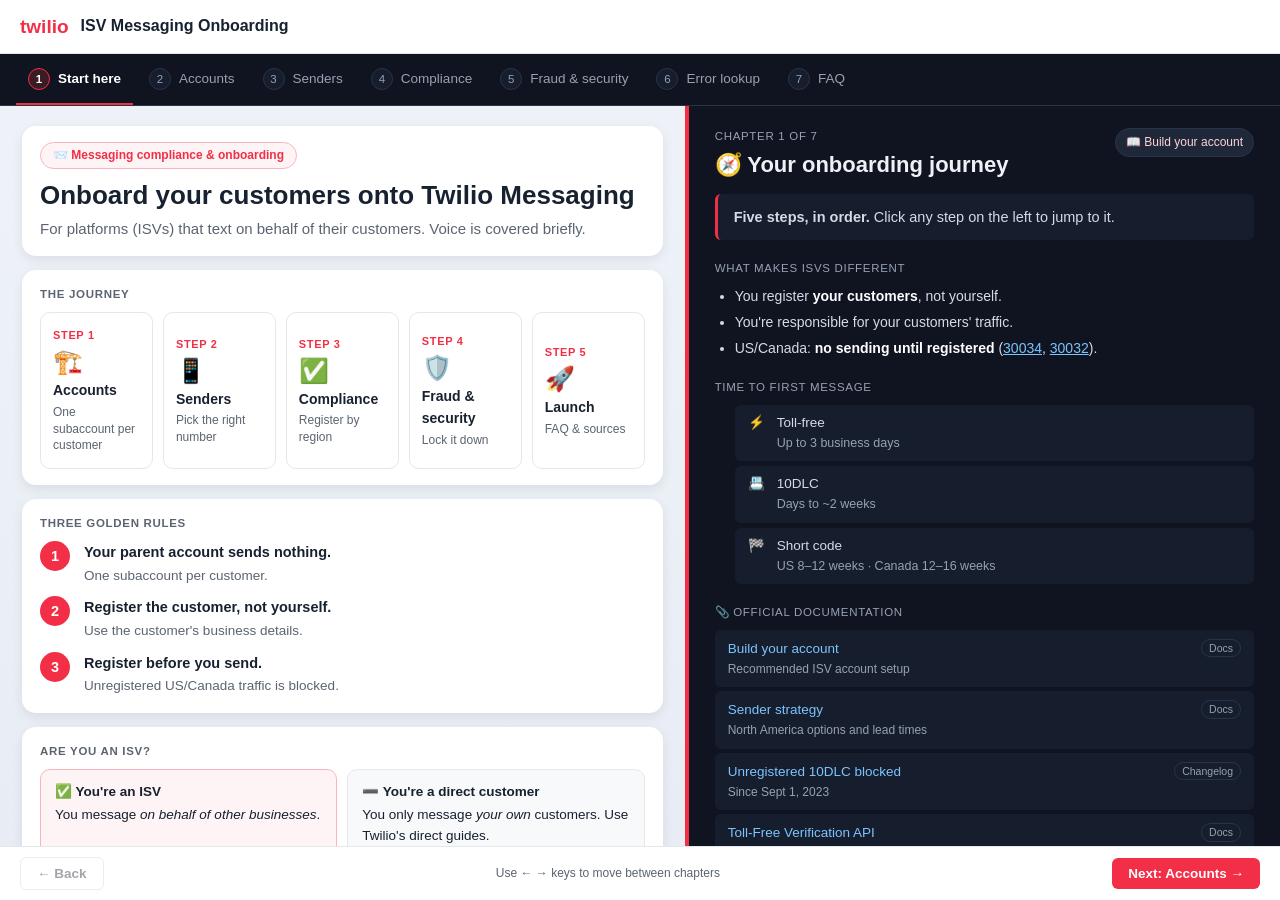
<file: isv-messaging-onboarding.html>
<!doctype html>
<html lang="en">
<head>
  <meta charset="utf-8" />
  <meta name="viewport" content="width=device-width, initial-scale=1" />
  <title>ISV Messaging Onboarding Guide · Twilio</title>
  <meta name="description" content="Messaging compliance and onboarding for Twilio ISVs: account setup, sender types, registration, fraud prevention and error lookup." />
  <link rel="icon" href="data:image/svg+xml,%3Csvg xmlns='http://www.w3.org/2000/svg' viewBox='0 0 32 32'%3E%3Ccircle cx='16' cy='16' r='16' fill='%23f22f46'/%3E%3Ccircle cx='11' cy='11' r='3' fill='%23fff'/%3E%3Ccircle cx='21' cy='11' r='3' fill='%23fff'/%3E%3Ccircle cx='11' cy='21' r='3' fill='%23fff'/%3E%3Ccircle cx='21' cy='21' r='3' fill='%23fff'/%3E%3C/svg%3E" />
  <link rel="stylesheet" href="css/guide.css" />
</head>
<body>
  <header class="topbar">
    <div class="brand">
      <span class="brand-twilio">twilio</span>
      <span class="brand-product">ISV Messaging Onboarding</span>
      <span class="brand-tag" id="brand-tag" hidden></span>
    </div>
  </header>

  <nav class="chapter-nav" id="chapter-nav" aria-label="Chapters"></nav>

  <main class="stage">
    <section class="left-pane" id="left" aria-live="polite"></section>
    <section class="right-pane" id="right"></section>
  </main>

  <footer class="pager">
    <button class="btn btn-ghost" id="prev">← Back</button>
    <span class="pager-hint">Use ← → keys to move between chapters</span>
    <button class="btn btn-primary" id="next">Next →</button>
  </footer>


  <script src="js/content.js"></script>
  <script src="js/app.js"></script>
</body>
</html>
</file>
<file: css/guide.css>
/* Theme tokens shared with the NurseShiftRelay ConversationRelay Lab */
:root {
  --twilio-red: #f22f46;
  --twilio-red-dark: #cf1f34;
  --twilio-blue: #0263e0;
  --teal: #0f9d8a;

  --bg: #f4f6f9;
  --surface: #ffffff;
  --border: #e4e7eb;
  --border-strong: #cfd4da;
  --text: #17212f;
  --text-muted: #5b6470;

  --dark: #0f1420;
  --dark-2: #161d2c;
  --dark-3: #1f2838;
  --dark-border: #2a3447;
  --text-invert: #eef1f6;
  --text-invert-muted: #97a1b3;

  --green: #1a7f4b;   --green-bg: #e6f6ee;
  --yellow: #a86f00;  --yellow-bg: #fdf4dc;
  --red: #c53030;     --red-bg: #fdecec;
  --blue-bg: #e6f0ff;

  --radius-sm: 6px;
  --radius-md: 10px;
  --radius-lg: 14px;
  --shadow-md: 0 4px 12px rgba(0, 0, 0, 0.08);

  --font-ui: -apple-system, BlinkMacSystemFont, 'Segoe UI', 'Helvetica Neue', Arial, sans-serif;
  --font-mono: 'SF Mono', ui-monospace, Menlo, Consolas, monospace;

  --topbar-h: 54px;
  --nav-h: 52px;
  --pager-h: 54px;
}

* { box-sizing: border-box; }
html, body { margin: 0; height: 100%; }
body { font-family: var(--font-ui); color: var(--text); background: var(--bg); overflow: hidden; font-size: 14.5px; line-height: 1.55; }
code { font-family: var(--font-mono); font-size: 0.9em; }
button { font-family: inherit; }
a { color: var(--twilio-blue); }
[hidden] { display: none !important; }

/* ─── Topbar ─────────────────────────────────────────────── */
.topbar { display: flex; align-items: center; justify-content: space-between; gap: 12px; height: var(--topbar-h); padding: 0 20px; background: #fff; border-bottom: 1px solid var(--border); }
.brand { display: flex; align-items: center; gap: 12px; font-weight: 600; min-width: 0; }
.brand-twilio { color: var(--twilio-red); font-size: 19px; }
.brand-product { font-size: 16px; white-space: nowrap; }
.brand-tag { font-size: 12px; color: var(--text-muted); font-weight: 500; padding: 3px 10px; background: #f0f2f5; border-radius: 999px; white-space: nowrap; overflow: hidden; text-overflow: ellipsis; }
.pill { font-size: 12px; padding: 3px 10px; border-radius: 999px; border: 1px solid var(--border); background: #fff; white-space: nowrap; }
.pill.ok { color: var(--green); background: var(--green-bg); border-color: transparent; }
.pill.warn { color: var(--yellow); background: var(--yellow-bg); border-color: transparent; }
.pill.bad { color: var(--red); background: var(--red-bg); border-color: transparent; }
.pill.info { color: var(--twilio-blue); background: var(--blue-bg); border-color: transparent; }

.seg { display: inline-flex; background: #f0f2f5; border-radius: 999px; padding: 3px; flex-wrap: wrap; }
.seg button { border: 0; background: transparent; padding: 6px 14px; border-radius: 999px; cursor: pointer; font-size: 13px; color: var(--text-muted); }
.seg button.active { background: #fff; color: var(--text); box-shadow: 0 1px 3px rgba(0,0,0,.12); font-weight: 600; }

/* ─── Chapter nav (lesson dots, grown up) ────────────────── */
.chapter-nav { display: flex; align-items: center; gap: 4px; height: var(--nav-h); padding: 0 16px; background: var(--dark); border-bottom: 1px solid var(--dark-border); overflow-x: auto; }
.chapter-nav button { display: flex; align-items: center; gap: 8px; border: 0; background: transparent; color: var(--text-invert-muted); padding: 8px 12px; font-size: 13.5px; cursor: pointer; border-bottom: 2px solid transparent; white-space: nowrap; height: 100%; }
.chapter-nav button:hover { color: #fff; }
.chapter-nav button .num { width: 22px; height: 22px; border-radius: 50%; border: 1px solid var(--dark-border); background: var(--dark-2); font-size: 11.5px; display: inline-flex; align-items: center; justify-content: center; }
.chapter-nav button.active { color: #fff; border-bottom-color: var(--twilio-red); font-weight: 600; }
.chapter-nav button.active .num { border-color: var(--twilio-red); background: #3a1d24; }
.chapter-nav button.seen:not(.active) .num { background: #12372a; color: #6ee7b7; border-color: #1f6b4f; }

/* ─── Stage ──────────────────────────────────────────────── */
.stage { display: grid; grid-template-columns: minmax(0, 1.15fr) minmax(0, 1fr); height: calc(100vh - var(--topbar-h) - var(--nav-h) - var(--pager-h)); }
.left-pane { display: flex; flex-direction: column; gap: 14px; padding: 20px 22px; overflow-y: auto; background: linear-gradient(180deg, #eef2f8 0%, #e8edf5 100%); }
.right-pane { overflow-y: auto; padding: 22px 26px 30px; background: var(--dark); color: var(--text-invert); border-left: 4px solid var(--twilio-red); }
.right-pane a { color: #7cc4ff; }
.right-pane code { color: #ffb4be; }

.pager { display: flex; align-items: center; justify-content: space-between; height: var(--pager-h); padding: 0 20px; background: #fff; border-top: 1px solid var(--border); }
.pager-hint { font-size: 12px; color: var(--text-muted); }

.card { background: var(--surface); border-radius: var(--radius-lg); box-shadow: var(--shadow-md); padding: 16px 18px; }
.card h3 { margin: 0 0 8px; font-size: 15px; }
.guide-link { display: inline-block; margin: -2px 0 12px; font-size: 12.5px; font-weight: 600; color: var(--twilio-red); text-decoration: none; background: #fff4f5; border: 1px solid #f9b4bd; border-radius: 999px; padding: 3px 12px; }
.guide-link:hover { background: #fde0e4; }
.card-label { font-size: 11.5px; text-transform: uppercase; letter-spacing: .06em; color: var(--text-muted); margin: 0 0 8px; font-weight: 600; }
.scope-pill { display: inline-block; font-size: 12px; font-weight: 600; color: var(--twilio-red); background: #fff4f5; border: 1px solid #f9b4bd; border-radius: 999px; padding: 3px 12px; margin-bottom: 10px; }
.hero h1 { margin: 0 0 6px; font-size: 26px; line-height: 1.25; }
.hero p { margin: 0; color: var(--text-muted); font-size: 15px; }

.btn { border: 0; border-radius: var(--radius-sm); padding: 8px 16px; font-size: 13.5px; font-weight: 600; cursor: pointer; }
.btn:disabled { opacity: .4; cursor: not-allowed; }
.btn-primary { background: var(--twilio-red); color: #fff; }
.btn-primary:hover:not(:disabled) { background: var(--twilio-red-dark); }
.btn-ghost { background: transparent; border: 1px solid var(--border-strong); color: var(--text); }
.btn-ghost:hover:not(:disabled) { background: #f0f2f5; }

/* ─── Right pane: teaching ───────────────────────────────── */
.rp-header { display: flex; justify-content: space-between; align-items: flex-start; gap: 12px; margin-bottom: 12px; }
.rp-step { font-size: 11.5px; text-transform: uppercase; letter-spacing: .06em; color: var(--text-invert-muted); }
.rp-title { margin: 2px 0 0; font-size: 22px; }
.rp-concept { font-size: 12px; padding: 4px 10px; border-radius: 999px; background: var(--dark-3); border: 1px solid var(--dark-border); color: #ffd1d7 !important; text-decoration: none; white-space: nowrap; }
.rp-concept:hover { border-color: var(--twilio-red); }
.rp-teach { background: var(--dark-2); border-left: 3px solid var(--twilio-red); padding: 12px 16px; border-radius: var(--radius-sm); color: #d5dbe6; font-size: 14.5px; }
.rp-teach p { margin: 0 0 8px; }
.rp-teach p:last-child { margin: 0; }
.rp-section-label { margin: 20px 0 8px; font-size: 11.5px; text-transform: uppercase; letter-spacing: .06em; color: var(--text-invert-muted); display: flex; align-items: center; gap: 8px; }
.rp-body { color: #d5dbe6; font-size: 14px; }
.rp-body p { margin: 0 0 8px; }
.rp-body ul { margin: 4px 0 8px; padding-left: 20px; }
.rp-body li { margin-bottom: 4px; }
.rp-body b { color: #fff; }
.verify { display: inline-block; font-size: 11px; padding: 0 7px; border-radius: 999px; background: #3a2c0b; color: #fde68a; margin-left: 4px; white-space: nowrap; }

.tasks { list-style: none; margin: 0; padding: 0; }
.tasks li { display: flex; gap: 10px; align-items: flex-start; padding: 8px 12px; border-radius: var(--radius-sm); background: var(--dark-2); margin-bottom: 5px; font-size: 13.5px; }
.tasks li .ico { flex-shrink: 0; width: 20px; text-align: center; }
.tasks li .how { display: block; font-size: 12.5px; color: var(--text-invert-muted); }

pre.code { margin: 0; background: #0b0f17; border: 1px solid var(--dark-border); border-radius: var(--radius-md); padding: 12px 14px; font-family: var(--font-mono); font-size: 12px; line-height: 1.6; color: #d5dbe6; overflow-x: auto; }
pre.code .c { color: #6b7a90; }
pre.code .s { color: #a3e635; }
pre.code .k { color: #c084fc; }

.tbl { width: 100%; border-collapse: collapse; font-size: 13px; }
.tbl th { text-align: left; color: var(--text-invert-muted); font-weight: 500; padding: 6px 8px; border-bottom: 1px solid var(--dark-border); }
.tbl td { padding: 7px 8px; border-bottom: 1px solid var(--dark-border); vertical-align: top; }
.st { font-size: 11px; padding: 1px 8px; border-radius: 999px; background: var(--dark-3); white-space: nowrap; }
.st.ga { color: #6ee7b7; } .st.beta { color: #fde68a; } .st.pilot { color: #fecdd3; }

.sources { list-style: none; margin: 0; padding: 0; }
.sources li { margin-bottom: 4px; }
.sources a { display: block; padding: 8px 12px; border-radius: var(--radius-sm); background: var(--dark-2); border: 1px solid transparent; text-decoration: none; font-size: 13.5px; }
.sources a:hover { border-color: var(--dark-border); background: var(--dark-3); }
.sources a.key { border-color: var(--twilio-red); background: #2a1820; font-weight: 600; }
.sources a .d { display: block; color: var(--text-invert-muted); font-size: 12px; }
.sources a .kind { float: right; font-size: 10.5px; color: var(--text-invert-muted); border: 1px solid var(--dark-border); border-radius: 999px; padding: 0 7px; margin-left: 8px; }

/* ─── Chapter 1: journey ─────────────────────────────────── */
.journey { display: grid; grid-template-columns: repeat(5, 1fr); gap: 10px; }
.j-step { position: relative; background: var(--surface); border: 1px solid var(--border); border-radius: var(--radius-md); padding: 14px 12px; cursor: pointer; text-align: left; font: inherit; color: inherit; transition: transform .15s, box-shadow .15s, border-color .15s; }
.j-step:hover { transform: translateY(-2px); box-shadow: var(--shadow-md); border-color: #f9b4bd; }
.j-step .j-num { font-size: 11px; font-weight: 700; color: var(--twilio-red); letter-spacing: .06em; }
.j-step .j-icon { font-size: 24px; line-height: 1; margin: 6px 0; }
.j-step .j-name { font-weight: 600; font-size: 14px; }
.j-step .j-sub { color: var(--text-muted); font-size: 12px; line-height: 1.4; margin-top: 2px; }
.rules { display: grid; gap: 10px; }
.rule { display: flex; gap: 14px; align-items: flex-start; }
.rule .r-num { flex-shrink: 0; width: 30px; height: 30px; border-radius: 50%; background: var(--twilio-red); color: #fff; font-weight: 700; display: flex; align-items: center; justify-content: center; }
.rule b { display: block; }
.rule span { color: var(--text-muted); font-size: 13.5px; }
.who { display: grid; grid-template-columns: 1fr 1fr; gap: 10px; }
.who > div { border-radius: var(--radius-md); padding: 12px 14px; border: 1px solid var(--border); background: #f8f9fb; font-size: 13.5px; }
.who > div.yes { background: #fff4f5; border-color: #f9b4bd; }
.who b { display: block; margin-bottom: 2px; }

/* ─── Chapter 2: architecture diagram ────────────────────── */
.arch { display: flex; flex-direction: column; align-items: center; gap: 0; }
.node { border-radius: var(--radius-md); border: 1px solid var(--border); background: #f3f5f8; padding: 10px 12px; font-size: 12.5px; text-align: left; cursor: pointer; font: inherit; color: inherit; transition: box-shadow .15s, border-color .15s; width: 100%; }
.node:hover, .node.sel { box-shadow: 0 0 0 2px #fde0e4; border-color: var(--twilio-red); }
.node .n-title { font-weight: 600; font-size: 13.5px; display: flex; align-items: center; gap: 6px; }
.node .n-sub { color: var(--text-muted); font-size: 12px; }
.node.parent { border-color: #f9b4bd; background: #fff4f5; max-width: 460px; text-align: center; }
.node.parent .n-title { justify-content: center; }
.node.env { background: #f8f9fb; border-style: dashed; }
.node.cust { border-color: #b7cff5; background: #f2f7ff; }
.node.bad { border-color: #f5b5b5; background: var(--red-bg); }
.connector { width: 2px; height: 18px; background: var(--border-strong); }
.bus { position: relative; width: 100%; height: 18px; }
.bus::before { content: ''; position: absolute; left: 12%; right: 12%; top: 0; height: 2px; background: var(--border-strong); }
.subs { display: grid; grid-template-columns: 0.8fr 1fr 1fr 1fr; gap: 10px; width: 100%; }
.subs .col { display: flex; flex-direction: column; gap: 6px; }
.chip-list { display: flex; flex-direction: column; gap: 4px; margin-top: 8px; }
.chip { display: flex; align-items: center; gap: 6px; font-size: 11.5px; background: #fff; border: 1px solid var(--border); border-radius: var(--radius-sm); padding: 3px 8px; }
.chip.sel { border-color: var(--twilio-red); background: #fff4f5; }
.chip.bad { border-color: #f5b5b5; color: var(--red); }
.legend { margin-top: 18px; display: flex; gap: 14px; flex-wrap: wrap; font-size: 12px; color: var(--text-muted); }
.legend span::before { content: ''; display: inline-block; width: 10px; height: 10px; border-radius: 3px; margin-right: 5px; vertical-align: -1px; border: 1px solid; }
.legend .l-parent::before { background: #fff4f5; border-color: #f9b4bd; }
.legend .l-cust::before { background: #f2f7ff; border-color: #b7cff5; }
.legend .l-note::before { display: none; }
.legend .l-env::before { background: #f8f9fb; border-color: var(--border-strong); border-style: dashed; }
.arch + .callout { margin-top: 18px; }
.callout { border-radius: var(--radius-md); padding: 10px 14px; font-size: 13.5px; }
.callout.bad { background: var(--red-bg); color: #7f1d1d; }
.callout.good { background: var(--green-bg); color: #14532d; }
.callout.warn { background: var(--yellow-bg); color: #713f12; }

/* ─── Chapter 3: sender picker ───────────────────────────── */
.picker { display: grid; gap: 12px; }
.q { display: grid; grid-template-columns: 190px 1fr; gap: 10px; align-items: center; }
.q .q-label { font-size: 13px; font-weight: 600; }
.q .q-label small { display: block; font-weight: 400; color: var(--text-muted); font-size: 12px; }
.rec { display: flex; gap: 14px; align-items: center; padding: 14px 16px; border-radius: var(--radius-md); background: #fff4f5; border: 1px solid #f9b4bd; }
.rec .rec-icon { font-size: 30px; }
.rec .rec-label { font-size: 11px; text-transform: uppercase; letter-spacing: .06em; color: var(--twilio-red); font-weight: 700; }
.rec .rec-name { font-size: 18px; font-weight: 700; }
.rec .rec-why { font-size: 13px; color: var(--text-muted); }
.rec .rec-alt { font-size: 12.5px; margin-top: 2px; }
.senders { display: grid; grid-template-columns: repeat(auto-fill, minmax(200px, 1fr)); gap: 10px; }
.sender { text-align: left; font: inherit; color: inherit; cursor: pointer; background: var(--surface); border: 1px solid var(--border); border-radius: var(--radius-md); padding: 12px; transition: box-shadow .15s, border-color .15s, opacity .15s; }
.sender:hover { box-shadow: var(--shadow-md); }
.sender.sel { border-color: var(--twilio-red); box-shadow: 0 0 0 2px #fde0e4; }
.sender.dim { opacity: .45; }
.sender .s-head { display: flex; align-items: center; gap: 8px; font-weight: 600; font-size: 14px; }
.rec-badge { margin-left: auto; font-size: 10px; font-weight: 700; text-transform: uppercase; letter-spacing: .04em; color: var(--twilio-red); background: #fff4f5; border: 1px solid #f9b4bd; border-radius: 999px; padding: 1px 7px; }
.rec-more { margin-left: auto; align-self: center; font-size: 12px; padding: 5px 12px; }
.rp-hint { color: var(--text-invert-muted); font-style: italic; }
.sender .s-region { font-size: 11px; color: var(--text-muted); }
.sender dl { margin: 8px 0 0; display: grid; grid-template-columns: auto 1fr; gap: 2px 8px; font-size: 12px; }
.sender dt { color: var(--text-muted); }
.sender dd { margin: 0; }
.caps { display: flex; gap: 4px; margin-top: 8px; flex-wrap: wrap; }
.cap { font-size: 10.5px; padding: 1px 7px; border-radius: 999px; background: #f0f2f5; color: var(--text-muted); }
.cap.on { background: var(--green-bg); color: var(--green); }
.cap.off { background: #f5f5f5; color: #9aa3af; text-decoration: line-through; }

/* ─── Chapter 4: compliance flow ─────────────────────────── */
.flow { display: flex; flex-direction: column; gap: 0; }
.f-step { display: grid; grid-template-columns: 34px 1fr; gap: 12px; position: relative; padding: 6px 8px 12px; margin: 0 -8px; width: calc(100% + 16px); text-align: left; font: inherit; color: inherit; background: transparent; border: 0; border-radius: var(--radius-md); cursor: pointer; }
.f-step:hover { background: #f6f8fb; }
.f-step.sel { background: #fff4f5; box-shadow: inset 3px 0 0 var(--twilio-red); }
.group-label { display: flex; align-items: center; gap: 8px; font-size: 12px; font-weight: 700; text-transform: uppercase; letter-spacing: .06em; color: var(--text-muted); margin: 4px 2px -4px; }
.group-label span { width: 20px; height: 20px; border-radius: 50%; background: var(--dark); color: #fff; font-size: 11px; display: inline-flex; align-items: center; justify-content: center; }
.country-head { display: flex; justify-content: space-between; align-items: flex-start; gap: 14px; flex-wrap: wrap; margin-bottom: 14px; }
.country-why { margin: 0; font-size: 13.5px; color: #334155; max-width: 400px; }
.combo { position: relative; width: 260px; max-width: 100%; }
.combo input { width: 100%; font: inherit; font-size: 14px; padding: 8px 30px 8px 36px; border: 1px solid var(--border-strong); border-radius: var(--radius-sm); background: #fff; color: var(--text); }
.combo input:focus { outline: none; border-color: var(--twilio-red); box-shadow: 0 0 0 3px #fde0e4; }
.combo-flag { position: absolute; left: 11px; top: 50%; transform: translateY(-50%); font-size: 16px; pointer-events: none; }
.combo-caret { position: absolute; right: 11px; top: 50%; transform: translateY(-50%); color: var(--text-muted); pointer-events: none; }
.combo ul { position: absolute; z-index: 20; left: 0; right: 0; top: calc(100% + 4px); max-height: 280px; overflow-y: auto; margin: 0; padding: 4px; list-style: none; background: #fff; border: 1px solid var(--border-strong); border-radius: var(--radius-md); box-shadow: var(--shadow-md); }
.combo li { display: flex; align-items: center; gap: 6px; padding: 7px 10px; border-radius: var(--radius-sm); font-size: 13.5px; cursor: pointer; }
.combo li.active { background: #fff4f5; color: var(--twilio-red-dark); }
.combo li[aria-selected="true"] { font-weight: 600; }
.combo li.none { color: var(--text-muted); cursor: default; }

.country-grid { display: grid; grid-template-columns: 1fr 1fr; gap: 12px; align-items: start; }
.g-col { border: 1px solid var(--border); border-radius: var(--radius-md); background: #f8f9fb; overflow: hidden; }
.g-col header { display: flex; justify-content: space-between; align-items: center; gap: 8px; padding: 10px 12px; background: #fff; border-bottom: 1px solid var(--border); }
.g-col h4 { margin: 0; font-size: 14px; }
.g-col header span { font-size: 11.5px; color: var(--text-muted); }
.g-link { flex-shrink: 0; font-size: 12px; font-weight: 600; color: var(--twilio-red); text-decoration: none; border: 1px solid #f9b4bd; background: #fff4f5; border-radius: 999px; padding: 3px 10px; }
.g-link:hover { background: #fde0e4; }
.read-body { padding: 10px 12px 12px; }
.read-label { font-size: 11px; font-weight: 700; text-transform: uppercase; letter-spacing: .06em; color: var(--text-muted); margin-bottom: 6px; }
.read-list { margin: 0; padding: 0; list-style: none; counter-reset: r; }
.read-list li { counter-increment: r; display: grid; grid-template-columns: 22px 1fr; column-gap: 8px; padding: 7px 0; font-size: 12.5px; }
.read-list li + li { border-top: 1px solid var(--border); }
.read-list li::before { content: counter(r); grid-row: span 2; width: 20px; height: 20px; border-radius: 50%; background: #fff; border: 1px solid var(--border-strong); font-size: 11px; font-weight: 700; color: var(--text-muted); display: flex; align-items: center; justify-content: center; }
.read-list b { font-size: 13px; }
.read-list span { color: var(--text-muted); }
.g-col .muted { padding: 10px 12px; margin: 0; }
.g-meta { margin-top: 10px; font-size: 11.5px; color: var(--text-muted); }
.muted { color: var(--text-muted); font-size: 13px; }
.f-step:not(:last-child)::before { content: ''; position: absolute; left: 24px; top: 40px; bottom: -6px; width: 2px; background: var(--border-strong); }
.f-dot { width: 34px; height: 34px; border-radius: 50%; background: #fff; border: 2px solid var(--border-strong); display: flex; align-items: center; justify-content: center; font-weight: 700; font-size: 13px; color: var(--text-muted); z-index: 1; }
.f-step.once .f-dot { border-color: var(--twilio-red); color: var(--twilio-red); background: #fff4f5; }
.f-step.per .f-dot { border-color: var(--twilio-blue); color: var(--twilio-blue); background: #f2f7ff; }
.f-body b { display: block; font-size: 14px; }
.f-body span { color: var(--text-muted); font-size: 13px; }
.f-body .who-tag { font-size: 10.5px; padding: 0 7px; border-radius: 999px; margin-left: 6px; vertical-align: 1px; font-weight: 600; }
.who-tag.once { background: #fff4f5; color: var(--twilio-red); }
.who-tag.per { background: #f2f7ff; color: var(--twilio-blue); }
.mini-tbl { width: 100%; border-collapse: collapse; font-size: 13px; }
.mini-tbl th { text-align: left; font-weight: 600; color: var(--text-muted); font-size: 12px; padding: 6px 8px; border-bottom: 1px solid var(--border); }
.mini-tbl td { padding: 7px 8px; border-bottom: 1px solid var(--border); vertical-align: top; }
.mini-tbl tr:last-child td { border-bottom: 0; }
.tbl-foot { margin: 10px 8px 0; font-size: 12.5px; color: var(--text-muted); }

/* ─── Chapter 5: security checklist ──────────────────────── */
.progress { height: 8px; border-radius: 999px; background: #e4e7eb; overflow: hidden; }
.progress > div { height: 100%; background: var(--teal); width: 0; transition: width .25s; }
.progress-row { display: flex; justify-content: space-between; align-items: center; font-size: 12.5px; color: var(--text-muted); margin-bottom: 6px; }
.checklist { list-style: none; margin: 0; padding: 0; display: grid; gap: 6px; }
.checklist li { display: grid; grid-template-columns: 26px 1fr auto; gap: 10px; align-items: start; padding: 10px 12px; background: var(--surface); border: 1px solid var(--border); border-radius: var(--radius-md); cursor: pointer; transition: border-color .15s; }
.checklist li:hover { border-color: var(--border-strong); }
.checklist .box { width: 22px; height: 22px; border-radius: 50%; border: 2px solid var(--border-strong); margin-top: 1px; }
.checklist li.done .box { background: var(--teal); border-color: var(--teal); }
.checklist li.done .box::after { content: '✓'; color: #fff; font-size: 12px; display: block; text-align: center; line-height: 18px; }
.checklist li.done .c-title { color: var(--text-muted); text-decoration: line-through; }
.checklist .c-title { font-weight: 600; font-size: 13.5px; }
.checklist .c-why { font-size: 12.5px; color: var(--text-muted); }
.tag { font-size: 10.5px; padding: 1px 8px; border-radius: 999px; background: #f0f2f5; color: var(--text-muted); white-space: nowrap; }
.tag.msg { background: #f2f7ff; color: var(--twilio-blue); }
.tag.voice { background: #fff4f5; color: var(--twilio-red); }
.tag.acct { background: #f3effd; color: #6d28d9; }

/* ─── Error lookup ───────────────────────────────────────── */
.err-search { width: 100%; font: inherit; font-size: 15px; padding: 10px 14px; border: 1px solid var(--border-strong); border-radius: var(--radius-md); background: #fff; color: var(--text); }
.err-search:focus { outline: none; border-color: var(--twilio-red); box-shadow: 0 0 0 3px #fde0e4; }
.err-filters { display: flex; flex-wrap: wrap; gap: 6px; margin-top: 12px; }
.fchip-l { border: 1px solid var(--border-strong); background: #fff; color: var(--text-muted); border-radius: 999px; padding: 4px 12px; font-size: 12.5px; cursor: pointer; }
.fchip-l.on { background: var(--twilio-red); border-color: var(--twilio-red); color: #fff; font-weight: 600; }
.err-top { display: flex; flex-wrap: wrap; align-items: center; gap: 5px; margin-top: 12px; font-size: 12px; color: var(--text-muted); }
.code-chip { font-family: var(--font-mono); font-size: 12px; border: 1px solid var(--border); background: #f3f5f8; border-radius: var(--radius-sm); padding: 2px 8px; cursor: pointer; color: var(--text); }
.code-chip:hover { border-color: var(--twilio-red); color: var(--twilio-red); }
.err-results { padding: 10px 10px 6px; }
.err-count { font-size: 12px; color: var(--text-muted); padding: 2px 8px 8px; }
.err-list { list-style: none; margin: 0; padding: 0; }
.err-list button { display: grid; grid-template-columns: 58px 1fr auto; gap: 10px; align-items: baseline; width: 100%; text-align: left; font: inherit; color: inherit; background: transparent; border: 0; border-radius: var(--radius-sm); padding: 7px 8px; cursor: pointer; }
.err-list button:hover { background: #f3f5f8; }
.err-list button.sel { background: #fff4f5; box-shadow: inset 3px 0 0 var(--twilio-red); }
.err-list .ec { font-family: var(--font-mono); font-weight: 700; color: var(--twilio-red); font-size: 13px; }
.err-list .em { font-size: 13.5px; }
.empty-note { padding: 18px; text-align: center; color: var(--text-muted); font-size: 13px; }
.err-head { display: flex; gap: 6px; align-items: center; flex-wrap: wrap; margin-bottom: 6px; }
.err-code { font-family: var(--font-mono); font-size: 22px; font-weight: 700; color: #ffb4be; margin-right: 6px; }
.err-title { font-size: 16px; font-weight: 600; color: #fff; margin-bottom: 8px; }
.err-sub { margin: 14px 0 4px; font-size: 11.5px; text-transform: uppercase; letter-spacing: .06em; color: var(--text-invert-muted); }
.err-link { display: inline-block; margin-top: 14px; }
.err-meta { margin-top: 8px; font-size: 11.5px; color: var(--text-invert-muted); }

/* ─── Chapter 6: FAQ ─────────────────────────────────────── */
.faq { display: grid; gap: 8px; }
.faq details { background: var(--surface); border: 1px solid var(--border); border-radius: var(--radius-md); padding: 0 16px; }
.faq details[open] { box-shadow: var(--shadow-md); border-color: #f9b4bd; }
.faq summary { cursor: pointer; padding: 12px 0; font-weight: 600; font-size: 14px; list-style: none; display: flex; justify-content: space-between; gap: 10px; }
.faq summary::-webkit-details-marker { display: none; }
.faq summary::after { content: '+'; color: var(--twilio-red); font-size: 18px; line-height: 1; }
.faq details[open] summary::after { content: '–'; }
.faq .a { padding: 0 0 14px; font-size: 13.5px; color: #334155; }
.faq .a p { margin: 0 0 6px; }
.faq .a a.go { font-size: 12.5px; }


/* ─── Responsive: stack panes for self-serve on smaller screens ─ */
@media (max-width: 1100px) {
  .journey { grid-template-columns: repeat(3, 1fr); }
  .subs { grid-template-columns: 1fr 1fr; }
}
@media (max-width: 900px) {
  body { overflow: auto; }
  .stage { display: block; height: auto; }
  .left-pane, .right-pane { overflow: visible; }
  .right-pane { border-left: 0; border-top: 4px solid var(--twilio-red); }
  .pager { position: sticky; bottom: 0; }
  .pager-hint { display: none; }
  .chapter-nav button .lbl { display: none; }
  .chapter-nav button.active .lbl { display: inline; }
  .topbar .pill { display: none; }
  .q { grid-template-columns: 1fr; }
  .who { grid-template-columns: 1fr; }
  .country-grid { grid-template-columns: 1fr; }
  .combo { width: 100%; }
  .rp-header { flex-wrap: wrap; }
  .senders { grid-template-columns: 1fr 1fr; }
  .tbl, .mini-tbl { display: block; overflow-x: auto; }
}
@media (max-width: 560px) {
  body { overflow-x: hidden; font-size: 14px; }
  .topbar, .left-pane, .right-pane { padding-left: 14px; padding-right: 14px; }
  .journey, .senders { grid-template-columns: 1fr 1fr; }
  .seg { display: flex; }
  .seg button { flex: 1 1 auto; padding: 6px 10px; }
  .hero h1 { font-size: 21px; }
  .subs { grid-template-columns: 1fr; }
  .brand-product { display: none; }
  .err-list .tag { display: none; }
  .err-list button { grid-template-columns: 52px 1fr; }
}

@media print {
  body { overflow: visible; }
  .chapter-nav, .pager { display: none; }
  .stage { display: block; height: auto; }
  .left-pane, .right-pane { overflow: visible; }
}
</file>
